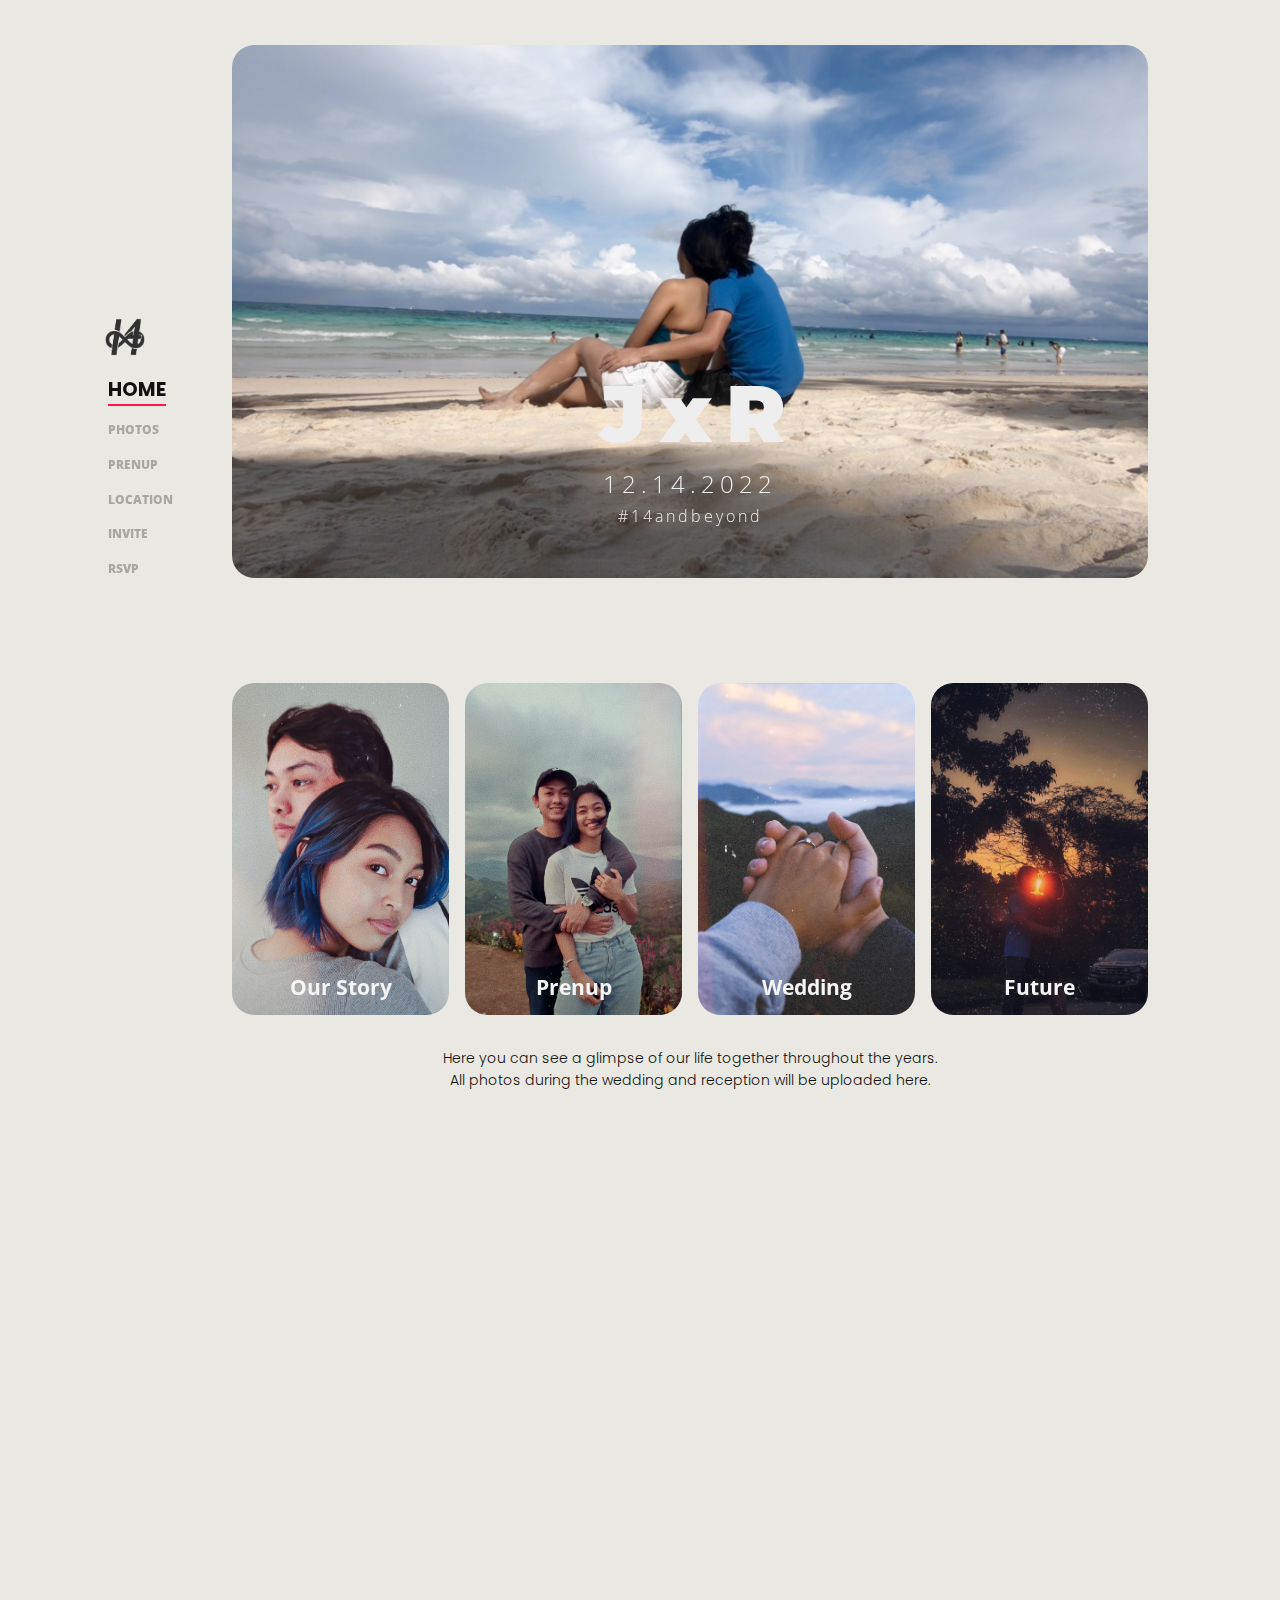
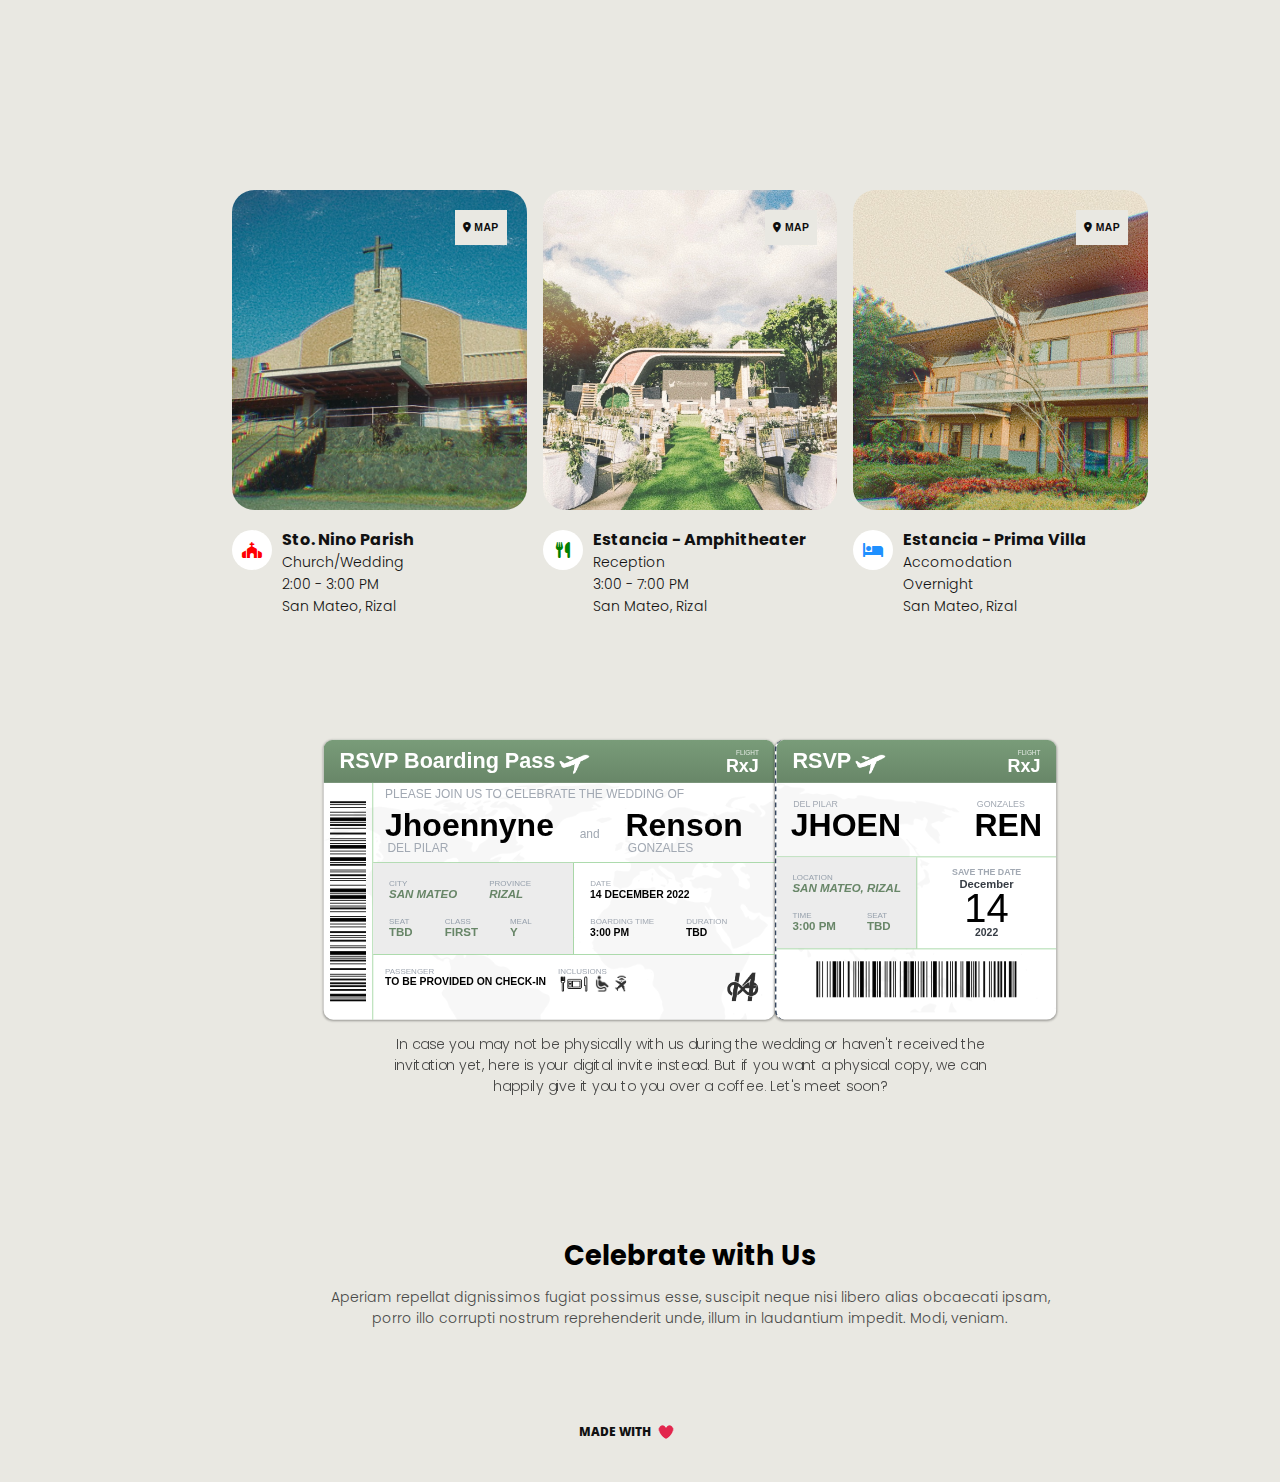
<file: index.html>
<!DOCTYPE html>
<html lang="en-US">

<head>
    <meta name="viewport" content="width=device-width, initial-scale=1">
    <link rel="stylesheet" type="text/css" href="css/home.css">
    <link rel="stylesheet" type="text/css" href="css/video.css">
    <link href="https://fonts.googleapis.com/css2?family=Encode+Sans:wght@500&family=Open+Sans:wght@300;700&display=swap" rel="stylesheet">
    <link rel="stylesheet" type="text/css" href="https://fonts.googleapis.com/css2?family=Montserrat:wght@300;900&display=swap" />
    <link href="https://fonts.googleapis.com/css?family=Poppins:300,300i,500,500i,700" rel="stylesheet">
    <link rel="stylesheet" type="text/css" href="css/cardhover.css">
    <script src="https://cdnjs.cloudflare.com/ajax/libs/jquery/3.3.1/jquery.min.js"></script>
    <link rel="stylesheet" type="text/css" href="css/venue2.css">
    <link rel="stylesheet" type="text/css" href="css/topbar.css">
    <link rel="stylesheet" type="text/css" href="css/boardingpass2.css">
</head>

<body>
    <div class="mainbody">
        <nav class="topbar">
            <div class="menu-icon">
                <a href="home.html" class="logomobile"><img src="Images/logodark.png" alt="image"></a>
                <i class="burger fa fa-bars fa-2x"></i>
            </div>
            <div class="menu">
                <ul class="menulist">
                    <a href="home.html" class="logotop"><img src="Images/logodark.png" alt="image"></a>
                    <li><a href="#home">Home</a></li>
                    <li><a href="#section-2">Photos</a></li>
                    <li><a href="#section-3">Prenup</a></li>
                    <li><a href="#section-4">Location</a></li>
                    <li><a href="#section-5">Invite</a></li>
                    <li><a href="#section-6">RSVP</a></li>
                </ul>
            </div>
        </nav>
        <nav class="home">
            <ul>
                <a href="home.html" class="logo"><img src="Images/logodark.png" alt="image"></a>
                <li><a href="#home">Home</a></li>
                <li><a href="#section-2">Photos</a></li>
                <li><a href="#section-3">Prenup</a></li>
                <li><a href="#section-4">Location</a></li>
                <li><a href="#section-5">Invite</a></li>
                <li><a href="#section-6">RSVP</a></li>
            </ul>
        </nav>
        <main class="gridbody">
            <header class="topheader">
                <section id="home" class="content-section" style="margin: 0;">
                    <div class="mainTitle">
                        <h1>Jhoennyne x Renson</h1>
                    </div>
                    <div class="section1">
                        <p class="xinitials">J x R</p>
                        <p class="date">12.14.2022</p>
                        <p class="hash">#14andbeyond</p>
                    </div>
                </section>
            </header>
            <section id="section-2" class="content-section">
                <!--Cardhover start-->
                <div class="cardhover">
                    <main class="page-content">
                        <div class="card">
                            <div class="cardholder">
                                <h2 class="title">Our Story</h2>
                                <p class="copy">Check out all of these gorgeous mountain trips with beautiful views of, you guessed it, the mountains</p><a href="story.html"><button class="btn">Gallery</button></a>
                            </div>
                        </div>
                        <div class="card">
                            <div class="cardholder">
                                <h2 class="title">Prenup</h2>
                                <p class="copy">Plan your next beach trip with these fabulous destinations</p><button class="btn">Gallery</button>
                            </div>
                        </div>
                        <div class="card">
                            <div class="cardholder">
                                <h2 class="title">Wedding</h2>
                                <p class="copy">It's the desert you've always dreamed of</p><button class="btn">Gallery</button>
                            </div>
                        </div>
                        <div class="card">
                            <div class="cardholder">
                                <h2 class="title">Future</h2>
                                <p class="copy">Seriously, straight up, just blast off into outer space today</p><button class="btn">Gallery</button>
                            </div>
                        </div>
                    </main>
                </div>
                <!--Cardhover end-->
                <div class="content-desc">
                    <div class="note">
                        <div class="info">
                            <div class="sub">Here you can see a glimpse of our life together throughout the years.</div>
                            <div class="sub">All photos during the wedding and reception will be uploaded here.</div>
                        </div>
                    </div>
                </div>
            </section>
            <section id="section-3" class="content-section">
                <div class="responsive-video">
                    <iframe width="560" height="315" src="https://www.youtube.com/embed/HO0Qmk1aa44" title="YouTube video player" frameborder="0" allow="accelerometer; autoplay; clipboard-write; encrypted-media; gyroscope; picture-in-picture" allowfullscreen></iframe>
                </div>
            </section>
            <section id="section-4" class="content-section">
                <main class="main">
                    <div class="container">
                        <div class="itemholder">
                            <div class="item">
                                <a>
                                    <img src="Images/stonino3.jpg" alt="image">
                                    <a href="https://www.google.com/maps/place/New+Sto.+Nino+Parish/@14.6722135,121.135025,15z/data=!4m5!3m4!1s0x0:0xa73cf51be5164c84!8m2!3d14.672353!4d121.1350096" target="_blank">
                                    </a>
                                    <div class="details">
                                        <a href="https://www.google.com/maps/place/New+Sto.+Nino+Parish/@14.6722135,121.135025,15z/data=!4m5!3m4!1s0x0:0xa73cf51be5164c84!8m2!3d14.672353!4d121.1350096" target="_blank"><button class="btn"><i class="fas fa-map-marker-alt"></i> Map</button></a>
                                    </div>
                                </a>
                            </div>
                            <div class="label">
                                <div class="icon" style="color: red;">
                                    <i class="fa-solid fa-church"></i>
                                </div>
                                <div class="info">
                                    <div class="main">Sto. Nino Parish</div>
                                    <div class="sub">Church/Wedding</div>
                                    <div class="sub">2:00 - 3:00 PM</div>
                                    <div class="sub">San Mateo, Rizal</div>
                                </div>
                            </div>
                        </div>
                        <div class="itemholder">
                            <div class="item">
                                <a>
                                    <img src="Images/amphitheater2.jpg" alt="image">
                                    <a href="https://www.google.com/maps/place/Estancia+de+Lorenzo/@14.6784783,121.1329965,15z/data=!4m2!3m1!1s0x0:0xebfa5035530f8506?sa=X&ved=2ahUKEwj25bSRwbT0AhUBRuUKHQW6AOEQ_BJ6BAhDEAU" target="_blank">
                                    </a>
                                    <div class="details">
                                        <a href="https://www.google.com/maps/place/Estancia+de+Lorenzo/@14.6784783,121.1329965,15z/data=!4m2!3m1!1s0x0:0xebfa5035530f8506?sa=X&ved=2ahUKEwj25bSRwbT0AhUBRuUKHQW6AOEQ_BJ6BAhDEAU" target="_blank"><button class="btn"><i class="fas fa-map-marker-alt"></i> Map</button></a>
                                    </div>
                                </a>
                            </div>
                            <div class="label">
                                <div class="icon" style="color: green;">
                                    <i class="fa-solid fa-utensils"></i>
                                </div>
                                <div class="info">
                                    <div class="main">Estancia - Amphitheater</div>
                                    <div class="sub">Reception</div>
                                    <div class="sub">3:00 - 7:00 PM</div>
                                    <div class="sub">San Mateo, Rizal</div>
                                </div>
                            </div>
                        </div>
                        <div class="itemholder">
                            <div class="item">
                                <a>
                                    <img src="Images/hotel2.jpg" alt="image">
                                    <a href="https://www.google.com/maps/place/Estancia+de+Lorenzo/@14.6784783,121.1329965,15z/data=!4m2!3m1!1s0x0:0xebfa5035530f8506?sa=X&ved=2ahUKEwj25bSRwbT0AhUBRuUKHQW6AOEQ_BJ6BAhDEAU" target="_blank">
                                    </a>
                                    <div class="details">
                                        <a href="https://www.google.com/maps/place/Estancia+de+Lorenzo/@14.6784783,121.1329965,15z/data=!4m2!3m1!1s0x0:0xebfa5035530f8506?sa=X&ved=2ahUKEwj25bSRwbT0AhUBRuUKHQW6AOEQ_BJ6BAhDEAU" target="_blank"><button class="btn"><i class="fas fa-map-marker-alt"></i> Map</button></a>
                                    </div>
                                </a>
                            </div>
                            <div class="label">
                                <div class="icon" style="color: dodgerblue;">
                                    <i class="fa-solid fa-bed"></i>
                                </div>
                                <div class="info">
                                    <div class="main">Estancia - Prima Villa</div>
                                    <div class="sub">Accomodation</div>
                                    <div class="sub">Overnight</div>
                                    <div class="sub">San Mateo, Rizal</div>
                                </div>
                            </div>
                        </div>
                    </div>
                </main>
            </section>
            <section id="section-5" class="content-section">
                <div class="section5" style="transform: scale(0.8)">
                    <div class="bpasscon">
                        <div class="boarding-pass etkleft">
                            <header>
                                <div class="logo rsvp">
                                    RSVP Boarding Pass
                                    <a class="plane"><img src="Images/airplane.png" alt="image"></a>
                                </div>
                                <div class="flight">
                                    <small>flight</small>
                                    <strong>RxJ</strong>
                                </div>
                            </header>
                            <div class="tktdetails">
                                <div class="mainbarcode">
                                    <a><img src="Images/mainbarcode.png" alt="image"></a>
                                </div>
                                <div>
                                    <section class="header">
                                        <div class="invite">
                                            <small>Please join us to celebrate the wedding of</small>
                                        </div>
                                    </section>
                                    <section class="cities">
                                        <div class="city">
                                            <strong>Jhoennyne</strong>
                                            <small>Del Pilar</small>
                                        </div>
                                        <div class="and">
                                            <small>and</small>
                                        </div>
                                        <div class="city">
                                            <strong>Renson</strong>
                                            <small>Gonzales</small>
                                        </div>
                                    </section>
                                    <section class="infos">
                                        <div class="places">
                                            <div class="box">
                                                <small>City</small>
                                                <strong><em>San Mateo</em></strong>
                                            </div>
                                            <div class="box">
                                                <small>Province</small>
                                                <strong><em>Rizal</em></strong>
                                            </div>
                                            <div class="box">
                                                <small>Seat</small>
                                                <strong>TBD</strong>
                                            </div>
                                            <div class="box">
                                                <small>Class</small>
                                                <strong>First</strong>
                                            </div>
                                            <div class="box">
                                                <small>Meal</small>
                                                <strong>Y</strong>
                                            </div>
                                        </div>
                                        <div class="times">
                                            <div class="box" style="width: 100%;">
                                                <small>Date</small>
                                                <strong>14 DECEMBER 2022</strong>
                                            </div>
                                            <div class="box">
                                                <small>Boarding Time</small>
                                                <strong>3:00 PM</strong>
                                            </div>
                                            <div class="box">
                                                <small>Duration</small>
                                                <strong>TBD</strong>
                                            </div>
                                        </div>
                                    </section>
                                    <section class="strap">
                                        <div class="box" style="display: flex;">
                                            <div class="passenger">
                                                <small>passenger</small>
                                                <strong>To be provided on check-in</strong>
                                            </div>
                                            <div class="inclusions">
                                                <small>Inclusions</small>
                                                <a class="food"><img src="Images/food.png" alt="image"></a>
                                                <a class="lounge"><img src="Images/lounge.png" alt="image"></a>
                                                <a class="wifi"><img src="Images/wifi.png" alt="image"></a>
                                            </div>
                                            <div class="ticketlogo">
                                                <a><img src="Images/logodark.png" alt="image"></a>
                                            </div>
                                        </div>
                                    </section>
                                </div>
                            </div>
                        </div>
                        <div class="boarding-pass etkright">
                            <header>
                                <div class="logo rsvp">
                                    RSVP
                                    <a class="plane"><img src="Images/airplane.png" alt="image"></a>
                                </div>
                                <div class="flight">
                                    <small>flight</small>
                                    <strong>RxJ</strong>
                                </div>
                            </header>
                            <div class="tktdetails">
                                <section class="cities">
                                    <div class="city">
                                        <small>Del Pilar</small>

                                        <strong>Jhoen</strong>
                                    </div>
                                    <div class="city">
                                        <small>Gonzales</small>

                                        <strong>Ren</strong>
                                    </div>
                                    <svg class="airplane">
                                        <use xlink:href="#heart"></use>
                                    </svg>
                                </section>
                                <section class="infos">
                                    <div class="places">
                                        <div class="box" style="width: 100%">
                                            <small>Location</small>
                                            <strong><em>San Mateo, Rizal</em></strong>
                                        </div>
                                        <div class="box" style="width: 33.3%; padding: 10px 15px 10px 20px;">
                                            <small>Time</small>
                                            <strong>3:00 PM</strong>
                                        </div>
                                        <div class="box" style="width: 33.3%; padding: 10px 0px 10px 20px;">
                                            <small>Seat</small>
                                            <strong>TBD</strong>
                                        </div>
                                    </div>
                                    <div class="times">
                                        <div class="title"><small>Save the Date</small></div>
                                        <div class="month">December</div>
                                        <div class="number">14</div>
                                        <div class="year">2022</div>
                                    </div>
                                </section>
                                <section class="strap">
                                    <div class="box" style="display: flex">
                                        <a class="barcode"><img src="Images/barcode.png" alt="image"></a>
                                    </div>
                                </section>
                            </div>
                        </div>
                        <svg xmlns="http://www.w3.org/2000/svg" width="0" height="0" display="none">
                            <symbol id="heart" class="aheart-stroke" viewBox="0 0 40 40" id=".6731524147238221">
                                <path d="M20 35.07L4.55 19.62a8.5 8.5 0 0 1-.12-12l.12-.12a8.72 8.72 0 0 1 12.14 0L20 10.77l3.3-3.3a8.09 8.09 0 0 1 5.83-2.57 8.89 8.89 0 0 1 6.31 2.58 8.5 8.5 0 0 1 .12 12l-.12.12zM10.64 7.13a6.44 6.44 0 0 0-4.57 11.06L20 32.06l13.94-13.94A6.44 6.44 0 0 0 34 9a6.44 6.44 0 0 0-4.77-1.85A6 6 0 0 0 24.83 9L20 13.78 15.21 9a6.44 6.44 0 0 0-4.57-1.87z" />
                            </symbol>
                        </svg>
                    </div>
                    <div class="content-desc" style="max-width: 750px; margin: auto; text-align: center; font-size: 1.1rem;">
                        <p>In case you may not be physically with us during the wedding or haven't received the invitation yet, here is your digital invite instead. But if you want a physical copy, we can happily give it you to you over a coffee. Let's meet soon?</p>
                    </div>
                </div>
            </section>
            <section id="section-6" class="content-section lastSection">
                <h1 class="section-header">Celebrate with Us</h1>
                <div class="content-desc">
                    <p>Aperiam repellat dignissimos fugiat possimus esse, suscipit neque nisi libero alias obcaecati ipsam, porro illo corrupti nostrum reprehenderit unde, illum in laudantium impedit. Modi, veniam.</p>
                </div>
            </section>
        </main>
    </div>
    <div class="footer">
        <p>MADE WITH</p>
        <div class="heart"></div>
    </div>
    <script>
        $(document).ready(function() {
            var contentSection = $('.content-section');
            var navigation = $('nav');

            //when a nav link is clicked, smooth scroll to the section
            navigation.on('click', 'a', function(event) {
                event.preventDefault(); //prevents previous event
                smoothScroll($(this.hash));

            });

            //update navigation on scroll...
            $(window).on('scroll', function() {
                updateNavigation();
            })
            //...and when the page starts
            updateNavigation();

            /////FUNCTIONS
            function updateNavigation() {
                contentSection.each(function() {
                    var sectionName = $(this).attr('id');
                    var navigationMatch = $('nav a[href="#' + sectionName + '"]');
                    if (($(this).offset().top - $(window).height() / 3 < $(window).scrollTop()) &&
                        ($(this).offset().top + $(this).height() - $(window).height() / 3 > $(window).scrollTop())) {
                        navigationMatch.addClass('current');
                    } else {
                        navigationMatch.removeClass('current');
                    }
                });
            }

            function smoothScroll(target) {
                $('body,html').animate({
                    scrollTop: target.offset().top - 75
                }, 800);
            }
        });

    </script>

    <!--For Sticky topbar-->
    <script type="text/javascript">
        //Menu toggle-effect
        $(document).ready(function() {
            $(".menu-icon").on("click", function() {
                $(".menulist").toggleClass("showing");
            });
        });

        //Scrolling Effect
        $(window).on('scroll', function() {
            if ($(window).scrollTop()) {
                $('nav').addClass('black');
            } else {
                $('nav').removeClass('black')
            }
        })

    </script>
    <!--End of For Sticky topbar-->
</body>
</file>
<file: css/video.css>
.responsive-video {
    position: relative;
    padding-bottom: 56.25%;
    padding-top: 30px;
    height: 0;
    overflow: hidden;
    border-radius: 1.4rem;
}

.responsive-video iframe {
    position: absolute;
    top: 0;
    left: 0;
    width: 100%;
    height: 100%;
}
</file>
<file: css/cardhover.css>
.cardhover {
    display: grid;
    place-items: center;
}

.page-content {
    display: grid;
    grid-gap: 1rem;
    max-width: 947px;
    margin: 0 auto;
    font-family: var(--font-sans);
    place-items: center;
}

@media (min-width: 640px) {
    .page-content {
        grid-template-columns: repeat(2, 1fr);
    }
}

@media (min-width: 800px) {
    .page-content {
        grid-template-columns: repeat(4, 1fr);
    }
}

.card {
    position: relative;
    display: flex;
    align-items: flex-end;
    overflow: hidden;
    padding: 1rem;
    text-align: center;
    color: whitesmoke;
    background-color: whitesmoke;
    border-radius: 1.4rem;

}

@media (min-width: 640px) {
    .card {
        height: 300px;
    }
}

@media (max-width: 639px) {
    .card {
        width: 90%;
    }
}

.card:before {
    content: '';
    position: absolute;
    top: 0;
    left: 0;
    width: 100%;
    height: 110%;
    background-size: cover;
    background-position: 0 0;
    transition: 0.5s;
    pointer-events: none;

}

.card:after {
    content: '';
    display: block;
    position: absolute;
    top: 0;
    left: 0;
    width: 100%;
    height: 200%;
    pointer-events: none;
    background-image: linear-gradient(to bottom, rgba(0, 0, 0, 0) 0%, rgba(0, 0, 0, 0.009) 11.7%, rgba(0, 0, 0, 0.034) 22.1%, rgba(0, 0, 0, 0.072) 31.2%, rgba(0, 0, 0, 0.123) 39.4%, rgba(0, 0, 0, 0.182) 46.6%, rgba(0, 0, 0, 0.249) 53.1%, rgba(0, 0, 0, 0.320) 58.9%, rgba(0, 0, 0, 0.394) 64.3%, rgba(0, 0, 0, 0.468) 69.3%, rgba(0, 0, 0, 0.540) 74.1%, rgba(0, 0, 0, 0.607) 78.8%, rgba(0, 0, 0, 0.668) 83.6%, rgba(0, 0, 0, 0.721) 88.7%, rgba(0, 0, 0, 0.762) 94.1%, rgba(0, 0, 0, 0.790) 100%);
    transform: translateY(-50%);
    transition: 0.5s;
}

.card:nth-child(1):before {
    background-image: url(../Images/cardcover1.JPG);
    background-position: center;
}

.card:nth-child(2):before {
    background-image: url(../Images/cardcover2.jpg);
    background-position: center;
}

.card:nth-child(3):before {
    background-image: url(../Images/cardcover3.jpg);
    background-position: center;
}

.card:nth-child(4):before {
    background-image: url(../Images/cardcover4.jpg);
    background-position: center;
}

.cardholder {
    position: relative;
    display: flex;
    flex-direction: column;
    align-items: center;
    width: 100%;
    padding: 1rem;
    transition: 0.5s;
    z-index: 1;
}

.cardholder > * + * {
    margin-top: 0.5rem;
    margin-bottom: 0.5rem;
}

.title {
    font-size: 1.3rem;
    font-weight: bold;
    line-height: 1.2;
    margin: auto;
}

.copy {
    font-family: var(--font-serif);
    font-size: 1.125rem;
    font-style: italic;
    line-height: 1.2;
    color: #ddd;
    width: auto;
}

.btn {
    cursor: pointer;
    margin-top: 1rem;
    padding: 0.75rem 0.5rem;
    font-size: 0.65rem;
    font-weight: bold;
    letter-spacing: 0.025rem;
    text-transform: uppercase;
    color: #0d0d0d;
    background-color: #E9E8E2;
    border: none;
}

.btn:hover {
    background-color: #E9E8E2;
}

.btn:focus {
    outline: 1px dashed black;
    outline-offset: 3px;
}

@media (hover: hover) and (min-width: 600px) {
    .card:after {
        transform: translateY(0);
    }

    .cardholder {
        transform: translateY(calc(100% - 2.5rem));
    }

    .cardholder > *:not(.title) {
        opacity: 0;
        transform: translateY(1rem);
        transition: transform var(--d) var(--e), opacity var(--d) var(--e);
    }

    .card:hover,
    .card:focus-within {
        align-items: center;
    }

    .card:hover:before,
    .card:focus-within:before {
        transform: translateY(-4%);
    }

    .card:hover:after,
    .card:focus-within:after {
        transform: translateY(-50%);
    }

    .card:hover .cardholder,
    .card:focus-within .cardholder {
        transform: translateY(0);
    }

    .card:hover .cardholder > *:not(.title),
    .card:focus-within .cardholder > *:not(.title) {
        opacity: 1;
        transform: translateY(0);
        transition-delay: calc(var(--d) / 8);
    }

    .card:focus-within:before,
    .card:focus-within:after,
    .card:focus-within .cardholder,
    .card:focus-within .cardholder > *:not(.title) {
        transition-duration: 0s;
    }
}

.content-desc .note {
    display: flex;
    height: 40px;
    margin-top: 30px;
    justify-content: center;
}

.content-desc .note .icon {
    display: flex;
    flex-direction: row;
    justify-content: center;
    align-items: center;
    min-width: 25px;
    max-width: 25px;
    height: 25px;
    border-radius: 100%;
    background-color: white;
}

.content-desc .note .info {
    display: flex;
    flex-direction: column;
    color: #111;
    white-space: pre;
    text-align: center;
}

.content-desc .note .info .main {
    color: #111;
    font: 700 16px/1.2 "Poppins", sans-serif;
}

.content-desc .note .info .sub {
    margin-top: 5px;
    color: #111;
    font: 300 14px/1.2 "Poppins", sans-serif;
}
</file>
<file: css/venue2.css>
.main .container {
     display: grid;
     grid-template-columns: repeat(auto-fit, minmax(275px, 1fr));
     grid-gap: 1rem;
     justify-content: center;
     align-items: center;
 }

 .item {
     height: 320px;
     position: relative;
     overflow: hidden;
     border-radius: 1.4rem;
     display: flex;
     margin-bottom: 20px;
     justify-content: center;
 }

 @media only screen and (max-width: 689px) {
     .item {
         height: auto;
     }
 }

 .item img {
     width: 100%;
     height: 100%;
     object-fit: cover;
 }

 .gallery {
     display: grid;
     grid-template-columns: repeat(auto-fit, minmax(250px, 1fr));
     margin-top: 50px;
     grid-gap: 20px;
 }

 .item:nth-last-child(1) {
     margin-bottom: 0;
 }

 .item h3 {
     max-width: 300px;
     padding: 20px;
     position: absolute;
     background-color: #00000080;
     color: #fff;
     bottom: 0;
     font-weight: 300;
     margin: 0;
 }

 @media only screen and (min-width: 900px) {
     .gallery {
         grid-gap: 30px;
     }
 }

 .details {
     padding: 20px;
     position: absolute;
     color: #fff;
     top: 0;
     right: 0;
     margin: 0;

 }

 .details .btn {
     margin-top: 0;
 }

 .itemholder .label {
     display: flex;
 }

 .itemholder .label .icon {
     display: flex;
     flex-direction: row;
     justify-content: center;
     align-items: center;
     min-width: 40px;
     max-width: 40px;
     height: 40px;
     border-radius: 100%;
     background-color: white;
 }

 .itemholder .label .info {
     display: flex;
     flex-direction: column;
     margin-left: 10px;
     color: #111;
     white-space: pre;
 }

 .itemholder .label .info .main {
     color: #111;
     font: 700 16px/1.2 "Poppins", sans-serif;
 }

 .itemholder .label .info .sub {
     margin-top: 5px;
     color: #111;
     font: 300 14px/1.2 "Poppins", sans-serif;
 }
</file>
<file: css/topbar.css>
.content {
    width: 90%;
    margin: 4em auto;
    font-size: 20px;
    line-height: 30px;
    text-align: justify;
}

.topbar .logo {
    margin: 0 10px;
}

.topbar .logotop img {
    width: 50px;
    height: 50px;
    vertical-align: middle;

}

.topbar .logomobile img {
    width: 50px;
    height: 50px;
    vertical-align: middle;

}

nav.topbar {
    position: fixed;
    left: 0;
    z-index: 2;
    width: 100%;
}

nav.topbar ul {
    list-style: none;
    background: rgba(0, 0, 0, 0);
    overflow: hidden;
    color: #fff;
    padding: 0;
    text-align: center;
    margin: 0;
    transition: 0.5s;
}

.topbar.black ul {
    background: #E9E8E2;
}

nav.topbar ul li {
    display: inline-block;
    padding: 20px;
}

nav.topbar ul li a {
    text-decoration: none;
    color: #111;
    font-size: 20px;
    font: 900 1rem 'Open Sans', arial, sans-serif;
}

.topbar .menu-icon {
    width: 100%;
    background: #E9E8E2;
    text-align: center;
    box-sizing: border-box;
    padding: 15px 40px;
    color: #111;
    display: none;
}

@media(max-width:779px) {
    .topbar .logotop {
        display: none;
    }

    nav.topbar ul {
        max-height: 0px;
        background: #E9E8E2;
    }

    .topbar.black ul {
        background: #E9E8E2;
        box-shadow: 0 1px 3px rgb(0 0 0 / 12%), 0 1px 3px rgb(0 0 0 / 24%);
    }

    .topbar .showing {
        max-height: 600px;
        height: auto;
    }

    nav.topbar ul li {
        box-sizing: border-box;
        width: 100%;
        padding: 24px;
        text-align: center;
    }

    .topbar .menu-icon {
        display: block;
    }

    .mainbody {
        overflow-x: hidden;
    }

    nav.topbar {
        box-shadow: 0 1px 3px rgb(0 0 0 / 12%), 0 1px 3px rgb(0 0 0 / 24%);
    }
}

.topbar .menu-icon .burger {
    position: absolute;
    right: 35px;
    top: 22px;
}
</file>
<file: css/boardingpass2.css>
.bpasscon {
    display: flex;
    justify-content: center;
    align-items: center;
    margin: 0;
}

.boarding-pass {
    height: 350px;
    background: #fff;
    border-radius: 12px;
    overflow: hidden;
    text-transform: uppercase;
    box-shadow: 0 1px 3px rgba(0, 0, 0, 0.12), 0 1px 3px rgba(0, 0, 0, 0.24);
    /*-------------------- Header --------------------*/
    /*-------------------- Cities --------------------*/
    /*-------------------- Infos --------------------*/
    /*-------------------- Strap --------------------*/
}

.etkright {
    border: 2px dashed #36475f;
    border-bottom: none;
    border-top: none;
    border-right: none;
    max-width: 350px;
    min-width: 331px;
}

.etkright .tktdetails {
    background: url(../Images/worldright.png)
}

.etkleft {
    border: none;
    width: 579px;
}

.etkright small {
    display: block;
    font-size: 11px;
    color: #a2a9b3;
}

.etkleft small {
    display: block;
    font-size: 15px;
    color: #a2a9b3;
}

.etkleft .tktdetails {
    display: flex;
    background: url(../Images/worldleft.png)
}

.etkleft .tktdetails .mainbarcode {
    border-right: 1px solid #99d298;
    width: 100px;
    display: flex;
}

.etkleft .tktdetails .mainbarcode a {
    margin: auto;
}

.etkleft .tktdetails .mainbarcode img {
    height: 250px;
}

.boarding-pass strong {
    font-size: 0.9rem;
    display: block;
}

.boarding-pass header {
    background: linear-gradient(to bottom, #799c79, #688668);
    padding: 12px 20px;
    height: 30px;
    display: flex;
}

.etktleft header .logo {
    float: left;
    width: 104px;
    height: 31px;
}

.etkright header .logo {
    float: left;
    width: 200px;
    height: 31px;
}

.boarding-pass header .rsvp {
    color: white;
    font-size: 27px;
    font-weight: 900;
    text-transform: none;
    display: flex;
}

.boarding-pass header .rsvp .plane img {
    height: 24px;
    width: 37px;
    margin: 7px 5px;
}

.boarding-pass header .flight {
    margin-left: auto;
    color: #fff;
    text-align: right;
}

.boarding-pass header .flight small {
    font-size: 8px;
    opacity: 0.8;
    color: white;
}

.boarding-pass header .flight strong {
    font-size: 1.4rem;
    text-transform: none;
}

.etkleft .header .invite {
    padding: 5px 15px;
}

.etkright .cities {
    position: relative;
}

.etkleft .cities {
    display: flex;
}

.boarding-pass .cities::after {
    content: '';
    display: table;
    clear: both;
}

.etkright .cities .city {
    padding: 20px 18px;
    float: left;
}

.etkleft .cities .city {
    padding: 5px 15px 10px 15px;
    float: left;
}

.etkleft .cities .and {
    margin: auto;
    text-transform: none;
}

.etkleft .cities .city:nth-child(3) {
    float: right;
    margin-right: 25px;
}

.etkright .cities .city:nth-child(2) {
    float: right;
}

.boarding-pass .cities .city strong {
    font-size: 40px;
    font-weight: 900;
    line-height: 1;
}

.etkleft .cities .city strong {
    text-transform: none;
}

.boarding-pass .cities .city small {
    margin-bottom: 0px;
    margin-left: 3px;
}

.boarding-pass .cities .airplane {
    position: absolute;
    width: 30px;
    height: 25px;
    top: 57%;
    left: 45%;
    opacity: 0;
    transform: translate(-50%, -50%);
    animation: move 3s infinite;
}

@keyframes move {
    40% {
        left: 50%;
        opacity: 1;
    }

    100% {
        left: 70%;
        opacity: 0;
    }
}

.boarding-pass .infos {
    display: flex;
    border-top: 1px solid #99d298;
}

.boarding-pass .infos .places,
.boarding-pass .infos .times {
    width: 50%;
    padding: 10px 0;
}

.etkright .infos .times {
    display: grid;
    margin: auto;
    justify-content: center;
}

.etkright .infos .times .title {
    font-size: 11px;
    color: #a2a9b3;
    margin: auto;
}

.etkright .infos .times .month {
    font-size: 14px;
    color: #363c44;
    text-transform: capitalize;
    margin: auto;
    font-weight: 900;
}

.etkright .infos .times .number {
    font-size: 50px;
    line-height: 45px;
    margin: auto;
}

.etkright .infos .times .year {
    font-size: 13px;
    color: #363c44;
    text-transform: capitalize;
    margin: auto;
    font-weight: 900;
}

.boarding-pass .infos .places::after,
.boarding-pass .infos .times::after {
    content: '';
    display: table;
    clear: both;
}

.boarding-pass .infos .times strong {
    transform: scale(0.9);
    transform-origin: left bottom;
}

.boarding-pass .infos .places {
    background: #ececec;
    border-right: 1px solid #99d298;
}

.boarding-pass .infos .places small {
    color: #97a1ad;
}

.boarding-pass .infos .places strong {
    color: #688668;
}

.etkleft .infos .box {
    padding: 10px 20px 10px;
    float: left;
}

.etkleft .infos .box .places {
    padding: 10px 15px 10px;
    width: 33.3%;
    float: left;
}

.etkright .infos .box {
    padding: 10px 20px 10px;
    float: left;
}

.boarding-pass .infos .box small {
    font-size: 10px;
}

.boarding-pass .strap {
    clear: both;
    position: relative;
    border-top: 1px solid #99d298;
}

.boarding-pass .strap::after {
    content: '';
    display: table;
    clear: both;
}

.boarding-pass .strap .box {
    padding: 15px;
}

.etkleft .strap .box .passenger {
    margin: 0 15px 15px 0;

}

.boarding-pass .strap .box div small {
    font-size: 10px;
}

.boarding-pass .strap .box div strong {
    font-size: 13px;
}

.boarding-pass .strap .box .inclusions .food img {
    width: 40px;
}

.boarding-pass .strap .box .inclusions .lounge img {
    width: 20px;
}

.boarding-pass .strap .box .inclusions .wifi img {
    width: 20px;
}

.boarding-pass .strap .box .ticketlogo {
    margin-left: auto;
}

.boarding-pass .strap .box .ticketlogo img {
    width: 50px;
}

.boarding-pass .strap .box sup {
    font-size: 8px;
    position: relative;
    top: -5px;
}

.boarding-pass .strap .qrcode {
    position: absolute;
    top: 15px;
    right: 20px;
    width: 80px;
    height: 80px;
}

.boarding-pass .strap .barcode {
    margin: auto;
}

.boarding-pass .strap .barcode img {
    width: 250px;
}

@media (max-width: 600px) {
    .etkleft {
        display: none;
    }

    .boarding-pass .cities .city strong {
        font-size: 2rem;
    }

    .boarding-pass strong {
        font-size: 0.6rem;
    }
}

@media (min-width:601px) and (max-width:928px) {
    .etkright {
        display: none;
    }
}
</file>
<file: css/home.css>
@import url(https://cdnjs.cloudflare.com/ajax/libs/font-awesome/6.0.0-beta3/css/all.min.css);

html {
    scroll-behavior: smooth;
    background-color: #E9E8E2;
}

.mainbody {
    margin: auto;
    max-width: 1080px;
    display: flex;
    font-family: 'Open Sans', sans-serif;
    justify-content: center;
}

.topheader {
    font-family: 'Open Sans', sans-serif;
    font-weight: 900;
    font-size: 2rem;
    letter-spacing: 3px;
    text-align: center;
}

.gridbody {
    display: flex;
    flex-direction: column;
    width: 100%;
}

@media (max-width: 1100px) {
    body {
        margin: 0 30px;
        max-width: 100%;
    }

    .topheader {
        margin: 65px 0 0 0;
    }
}

nav.home {
    white-space: nowrap;
    align-items: flex-start;
}

.home ul {
    list-style: none;
}

.logo img {
    width: 50px;
    height: 50px;
}

/* Only stick if you can fit */
.home ul {
    position: sticky;
    top: 50%;
    transform: translate(0, -50%);
    display: block;
    padding: 0;
    width: 100px;
}

@media (min-width: 1101px) {
    nav.topbar {
        display: none;
    }
}

@media (max-width: 1100px) {
    .home ul {
        display: none;
    }

    nav.home {
        width: auto;
    }
}

.home ul li a {
    display: block;
    padding: 0.5rem 0 0.5rem 0.5rem;
    color: #111;
    text-decoration: none;
    text-transform: uppercase;
    font: 900 12px/1.4 'Open Sans', arial, sans-serif;
    width: fit-content;
    max-width: 100px;
    opacity: 0.3;
    transition: all 0.2s ease;
}

.home ul li a.fake {
    display: block;
    padding: 0.5rem 0 0 0.5rem;
    opacity: 1;
    font-size: 1.2rem;
}

.home ul li .fake p {
    margin: 0;
}

.home ul li a:after {
    background: none repeat scroll 0 0 transparent;
    content: "";
    display: block;
    height: 2px;
    left: 50%;
    background: #fff;
    transition: width 0.3s ease 0s, left 0.3s ease 0s;
    width: 0;
}

.home ul li a.fake:after {
    display: none;
}

.home ul li a:hover:after {
    width: 100%;
    left: 0;
    background: #FF1847;
}

.home ul li a.current:after {
    width: 100%;
    left: 0;
    font-size: 14px;
    transition: 0.5s;
    background: #FF1847;
}

.home .sbar.current:after {
    width: 100%;
    left: 0;
    font-size: 14px;
    transition: 0.5s;
    background: #FF1847;
}

.home ul li a.current {
    opacity: 1;
    font: 700 1.2rem "Poppins", sans-serif;
}

.home .sbar p {
    margin: 0;
}

.home .asubtext {
    font: 300 0.7rem "Poppins", sans-serif;
}

.home .asub {
    /*margin-left: auto;
    padding: 0 0.7rem 0.5rem 0;*/
    padding-top: 0;
    padding-bottom: 5px;
}

.content-section {
    padding: 2rem;
    margin: 1rem 0 0 0;
    background-color: transparent;
    border-radius: 2px;
}

.banner p {
    font-size: 0.9rem;
    font-weight: 300;
}

.content-desc {
    font: 300 14px/1.2 "Poppins", sans-serif;
    line-height: 1.5;
    color: #484847;
    max-width: 750px;
    margin: auto;
    text-align: center;
}


.top {
    padding: 0;
    margin: 0;
    background: none;
}

footer {
    grid-column: 1 / 3;
    background: #607D8B;
    padding: 5rem 1rem;
}

.section-header {
    margin: 0;
    letter-spacing: 0;
    font-family: "Poppins", serif;
    font-weight: 700;
    line-height: 1.25;
    color: #000;
    font-size: 1.7rem;
    text-align: center;
}

.section-header img {
    height: 50px;
}

.section1 {
    background-image: url(../Images/usgif.png);
    background-repeat: no-repeat;
    background-size: cover;
    height: 533px;
    background-position: top center;
    color: #eee;
    text-align: center;
    margin-bottom: 25px;
    border-radius: 1.4rem;

}

.section1 p {
    position: relative;
    top: 60%;
    font-size: 1.5rem;
    letter-spacing: 5px;
    margin: 5px 0;
}

.mainTitle {
    display: none;
}

.section1 .xinitials {
    font-family: 'Montserrat', sans-serif;
    font-weight: 900;
    font-size: 5rem;
    letter-spacing: -5px;
}

.section1 .date {
    font-weight: 300;
}

.section1 .hash {
    font-size: 1rem;
    letter-spacing: 3px;
    font-weight: 300;
}

.section1 .neon {
    font-size: 1rem;
    letter-spacing: 3px;
    font-weight: 300;
}

.section5 {
    font-family: 'Roboto', sans-serif;
}

.lastSection {
    margin-bottom: 1rem;
}

.footer {
    padding: 1rem;
    text-align: center;
    color: #111;
    font: 900 12px/1.4 'Open Sans', arial, sans-serif;
    display: flex;
    justify-content: center;
}

.footer p {
    margin: 17px -10px;
}

.heart {
    width: 50px;
    height: 50px;
    background: url(../Images/heart2.png);
    background-position: 0 0;
    cursor: pointer;
    animation: fave-heart 1.5s steps(18);
}

.heart:hover {
    background-position: -2800px 0;
    transition: background 1.5s steps(28);
}

@keyframes fave-heart {
    0% {
        background-position: 0 0;
    }

    100% {
        background-position: -2800px 0;
    }
}
</file>
